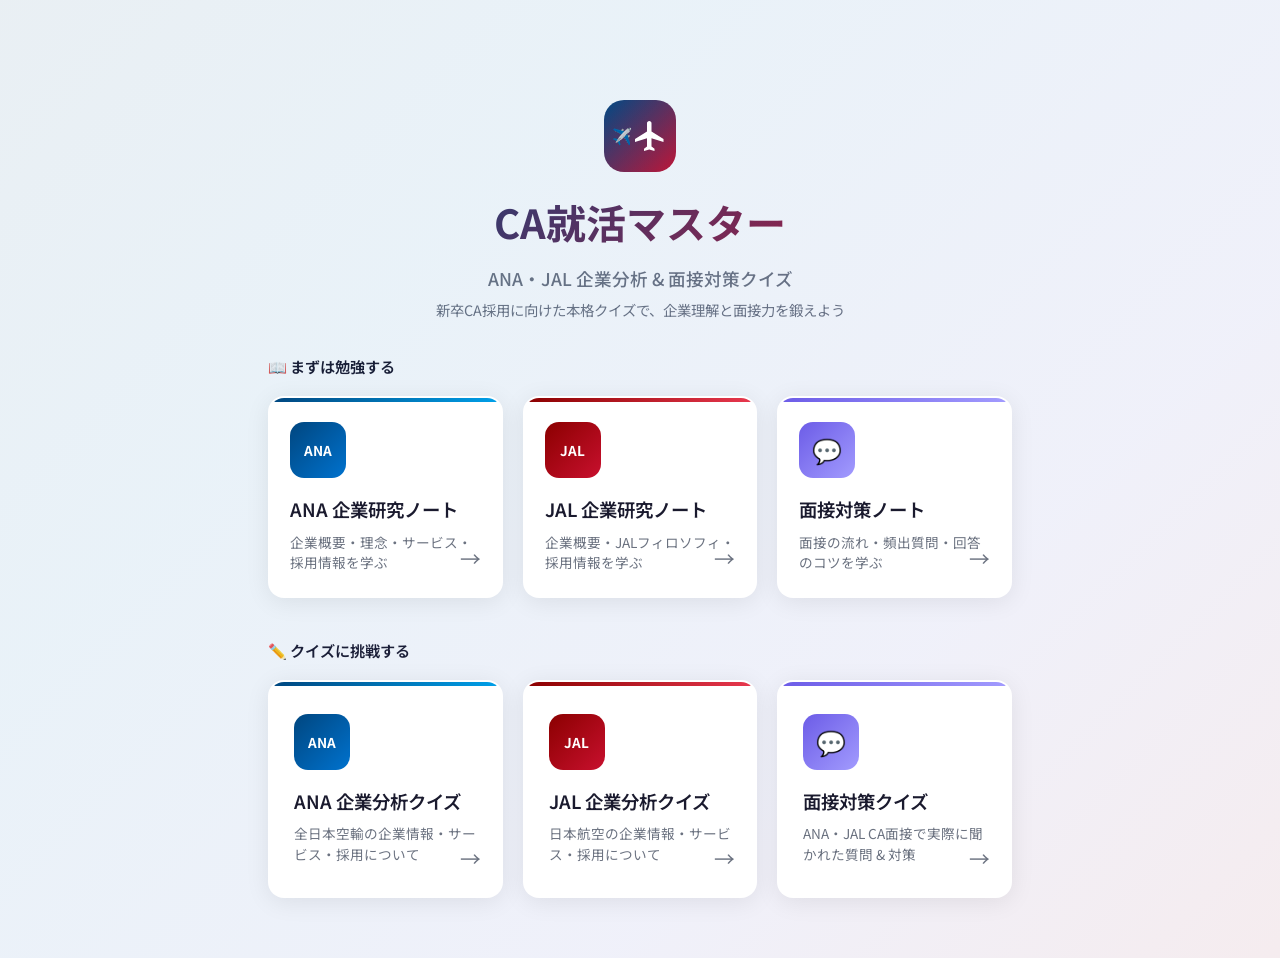
<file: index.html>
<!DOCTYPE html>
<html lang="ja">
<head>
  <meta charset="UTF-8">
  <meta name="viewport" content="width=device-width, initial-scale=1.0">
  <title>CA就活マスター — ANA・JAL 企業分析 & 面接対策クイズ</title>
  <link rel="preconnect" href="https://fonts.googleapis.com">
  <link rel="preconnect" href="https://fonts.gstatic.com" crossorigin>
  <link href="https://fonts.googleapis.com/css2?family=Noto+Sans+JP:wght@300;400;500;600;700&display=swap" rel="stylesheet">
  <link rel="stylesheet" href="style.css">
  <link rel="manifest" href="manifest.json">
  <meta name="theme-color" content="#00467F">
  <meta name="apple-mobile-web-app-capable" content="yes">
  <meta name="apple-mobile-web-app-status-bar-style" content="black-translucent">
  <meta name="apple-mobile-web-app-title" content="CA就活マスター">
  <link rel="apple-touch-icon" href="icon-192.png">
</head>
<body>
  <!-- ===== Scroll to Top Button ===== -->
  <button id="scroll-top-btn" class="scroll-top-btn" onclick="scrollToTop()" title="トップに戻る">
    ✈️
  </button>

  <!-- ===== Landing Page ===== -->
  <div id="landing" class="page active">
    <div class="hero">
      <div class="hero-bg"></div>
      <div class="hero-content">
        <div class="logo-icon">✈️</div>
        <h1>CA就活マスター</h1>
        <p class="subtitle">ANA・JAL 企業分析 & 面接対策クイズ</p>
        <p class="desc">新卒CA採用に向けた本格クイズで、企業理解と面接力を鍛えよう</p>

        <div class="section-label">📖 まずは勉強する</div>
        <div class="mode-cards study-cards">
          <div class="mode-card study-card ana-card" onclick="showStudy('ana')">
            <div class="airline-logo ana-logo">ANA</div>
            <h3>ANA 企業研究ノート</h3>
            <p>企業概要・理念・サービス・採用情報を学ぶ</p>
            <span class="card-arrow">→</span>
          </div>
          <div class="mode-card study-card jal-card" onclick="showStudy('jal')">
            <div class="airline-logo jal-logo">JAL</div>
            <h3>JAL 企業研究ノート</h3>
            <p>企業概要・JALフィロソフィ・採用情報を学ぶ</p>
            <span class="card-arrow">→</span>
          </div>
          <div class="mode-card study-card interview-card" onclick="showStudy('interview')">
            <div class="airline-logo interview-logo">💬</div>
            <h3>面接対策ノート</h3>
            <p>面接の流れ・頻出質問・回答のコツを学ぶ</p>
            <span class="card-arrow">→</span>
          </div>
        </div>

        <div class="section-label" style="margin-top:40px;">✏️ クイズに挑戦する</div>
        <div class="mode-cards">
          <div class="mode-card ana-card" onclick="startQuiz('ana')">
            <div class="airline-logo ana-logo">ANA</div>
            <h3>ANA 企業分析クイズ</h3>
            <p>全日本空輸の企業情報・サービス・採用について</p>
            <span class="card-arrow">→</span>
          </div>
          <div class="mode-card jal-card" onclick="startQuiz('jal')">
            <div class="airline-logo jal-logo">JAL</div>
            <h3>JAL 企業分析クイズ</h3>
            <p>日本航空の企業情報・サービス・採用について</p>
            <span class="card-arrow">→</span>
          </div>
          <div class="mode-card interview-card" onclick="startQuiz('interview')">
            <div class="airline-logo interview-logo">💬</div>
            <h3>面接対策クイズ</h3>
            <p>ANA・JAL CA面接で実際に聞かれた質問 & 対策</p>
            <span class="card-arrow">→</span>
          </div>
        </div>
      </div>
    </div>
  </div>

  <!-- ===== Study Page ===== -->
  <div id="study" class="page">
    <div class="container">
      <button class="back-btn" onclick="goBack('landing')">← トップに戻る</button>
      <div id="study-content" class="study-content"></div>
      <div class="study-actions">
        <button class="retry-btn" id="study-quiz-btn" onclick="startQuizFromStudy()">📝 このジャンルのクイズに挑戦 →</button>
        <button class="home-btn" onclick="goBack('landing')">← トップに戻る</button>
      </div>
    </div>
  </div>

  <!-- ===== Difficulty Select ===== -->
  <div id="difficulty" class="page">
    <div class="container">
      <button class="back-btn" onclick="goBack('landing')">← 戻る</button>
      <div class="difficulty-header">
        <div id="diff-icon" class="airline-logo"></div>
        <h2 id="diff-title"></h2>
      </div>
      <div class="difficulty-cards">
        <div class="diff-card beginner" onclick="selectDifficulty('beginner')">
          <div class="diff-badge">⭐</div>
          <h3>初級</h3>
          <p>基本的な企業情報・サービス知識</p>
          <span class="question-count">10問</span>
        </div>
        <div class="diff-card intermediate" onclick="selectDifficulty('intermediate')">
          <div class="diff-badge">⭐⭐</div>
          <h3>中級</h3>
          <p>より深い企業理解・業界知識</p>
          <span class="question-count">10問</span>
        </div>
        <div class="diff-card advanced" onclick="selectDifficulty('advanced')">
          <div class="diff-badge">⭐⭐⭐</div>
          <h3>上級</h3>
          <p>面接で差がつく専門知識</p>
          <span class="question-count">10問</span>
        </div>
      </div>
    </div>
  </div>

  <!-- ===== Quiz Page ===== -->
  <div id="quiz" class="page">
    <div class="container">
      <div class="quiz-header">
        <button class="back-btn" onclick="goBack('difficulty')">← 戻る</button>
        <div class="quiz-progress">
          <span id="q-current">1</span> / <span id="q-total">10</span>
        </div>
        <div class="progress-bar">
          <div id="progress-fill" class="progress-fill"></div>
        </div>
      </div>

      <div id="quiz-content" class="quiz-content">
        <div class="question-badge" id="q-badge"></div>
        <h2 id="q-text" class="question-text"></h2>

        <div id="choices" class="choices"></div>

        <div id="explanation" class="explanation hidden">
          <div id="exp-icon" class="exp-icon"></div>
          <p id="exp-text"></p>
          <p id="exp-source" class="exp-source"></p>
        </div>

        <button id="next-btn" class="next-btn hidden" onclick="nextQuestion()">
          次の問題 →
        </button>
      </div>
    </div>
  </div>

  <!-- ===== Result Page ===== -->
  <div id="result" class="page">
    <div class="container">
      <div class="result-card">
        <div id="result-icon" class="result-icon"></div>
        <h2 id="result-title"></h2>
        <div class="score-display">
          <span id="score-num" class="score-num"></span>
          <span class="score-label">/ 10 正解</span>
        </div>
        <div id="score-bar" class="score-bar">
          <div id="score-fill" class="score-fill"></div>
        </div>
        <p id="result-msg" class="result-msg"></p>

        <!-- Wrong answers summary -->
        <div id="wrong-summary" class="wrong-summary hidden">
          <h3 class="wrong-summary-title">❌ 間違えた問題まとめ</h3>
          <p class="wrong-summary-desc">復習して次は正解を目指そう！</p>
          <div id="wrong-list" class="wrong-list"></div>
        </div>

        <!-- Full review toggle -->
        <details class="review-details">
          <summary class="review-toggle">📋 全問の解答一覧を見る</summary>
          <div id="result-review" class="result-review"></div>
        </details>

        <div class="result-actions">
          <button class="retry-btn" onclick="retryQuiz()">もう一度チャレンジ</button>
          <button class="home-btn" onclick="goBack('landing')">トップに戻る</button>
        </div>
      </div>
    </div>
  </div>

  <script src="quiz-data.js"></script>
  <script src="study-data.js"></script>
  <script src="app.js"></script>
  <script>
    if ('serviceWorker' in navigator) {
      navigator.serviceWorker.register('/sw.js');
    }
  </script>
</body>
</html>
</file>
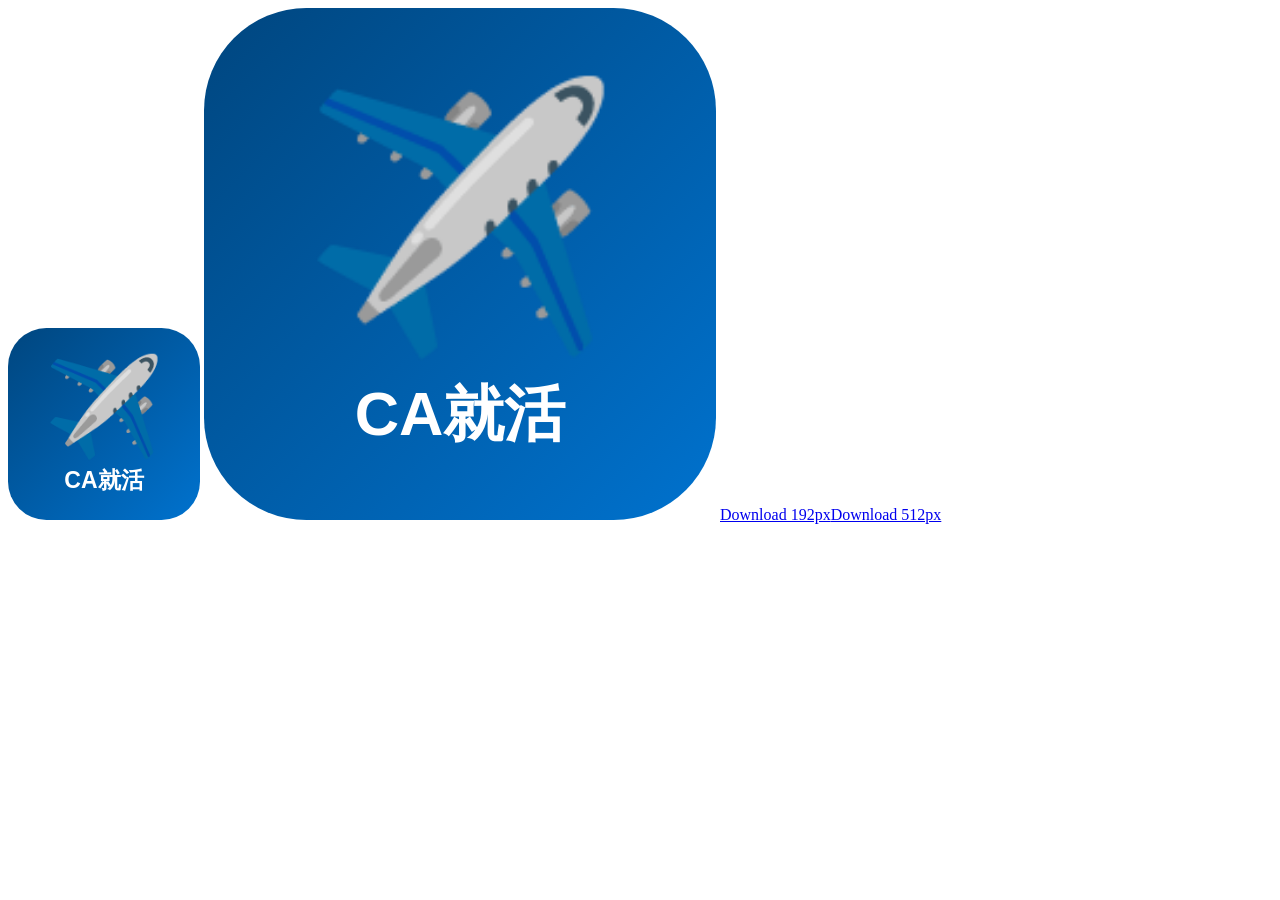
<file: generate-icons.html>
<!DOCTYPE html>
<html>
<body>
<canvas id="c192" width="192" height="192"></canvas>
<canvas id="c512" width="512" height="512"></canvas>
<script>
function draw(canvas) {
  const ctx = canvas.getContext('2d');
  const s = canvas.width;
  // Background gradient
  const grad = ctx.createLinearGradient(0, 0, s, s);
  grad.addColorStop(0, '#00467F');
  grad.addColorStop(1, '#0072CE');
  ctx.fillStyle = grad;
  ctx.beginPath();
  ctx.roundRect(0, 0, s, s, s * 0.2);
  ctx.fill();
  // Airplane emoji
  ctx.font = `${s * 0.5}px serif`;
  ctx.textAlign = 'center';
  ctx.textBaseline = 'middle';
  ctx.fillText('✈️', s/2, s * 0.45);
  // Text
  ctx.fillStyle = 'white';
  ctx.font = `bold ${s * 0.12}px sans-serif`;
  ctx.fillText('CA就活', s/2, s * 0.8);
}
draw(document.getElementById('c192'));
draw(document.getElementById('c512'));
// Convert to downloadable links
['c192','c512'].forEach(id => {
  const c = document.getElementById(id);
  const a = document.createElement('a');
  a.href = c.toDataURL('image/png');
  a.download = `icon-${c.width}.png`;
  a.textContent = `Download ${c.width}px`;
  document.body.appendChild(a);
  a.click();
});
</script>
</body>
</html>
</file>
<file: style.css>
/* ===== Reset & Base ===== */
*, *::before, *::after {
  margin: 0;
  padding: 0;
  box-sizing: border-box;
}

:root {
  --ana-blue: #00467F;
  --ana-light: #0072CE;
  --ana-accent: #00A0E9;
  --jal-red: #C8102E;
  --jal-dark: #8B0000;
  --jal-accent: #E8384F;
  --interview-purple: #6C5CE7;
  --interview-light: #A29BFE;
  --bg: #F8FAFB;
  --card-bg: #FFFFFF;
  --text: #1A1A2E;
  --text-sub: #6B7280;
  --correct: #10B981;
  --wrong: #EF4444;
  --border: #E5E7EB;
  --shadow: 0 4px 24px rgba(0,0,0,0.08);
  --shadow-hover: 0 8px 32px rgba(0,0,0,0.12);
  --radius: 16px;
  --radius-sm: 12px;
}

body {
  font-family: 'Noto Sans JP', sans-serif;
  background: var(--bg);
  color: var(--text);
  line-height: 1.7;
  -webkit-font-smoothing: antialiased;
  overflow-x: hidden;
}

/* ===== Page System ===== */
.page {
  display: none;
  min-height: 100vh;
  animation: fadeIn 0.4s ease;
}
.page.active {
  display: block;
}

@keyframes fadeIn {
  from { opacity: 0; transform: translateY(12px); }
  to { opacity: 1; transform: translateY(0); }
}

@keyframes slideUp {
  from { opacity: 0; transform: translateY(20px); }
  to { opacity: 1; transform: translateY(0); }
}

@keyframes pop {
  0% { transform: scale(0.8); opacity: 0; }
  60% { transform: scale(1.05); }
  100% { transform: scale(1); opacity: 1; }
}

@keyframes shake {
  0%, 100% { transform: translateX(0); }
  20%, 60% { transform: translateX(-6px); }
  40%, 80% { transform: translateX(6px); }
}

.container {
  max-width: 720px;
  margin: 0 auto;
  padding: 24px 20px;
}

/* ===== Scroll to Top Button ===== */
.scroll-top-btn {
  position: fixed;
  bottom: 24px;
  right: 24px;
  width: 52px;
  height: 52px;
  border-radius: 50%;
  background: linear-gradient(135deg, var(--ana-blue), var(--ana-accent));
  border: none;
  cursor: pointer;
  box-shadow: 0 4px 16px rgba(0,70,127,0.35);
  z-index: 1000;
  opacity: 0;
  transform: translateY(20px);
  transition: all 0.3s ease;
  pointer-events: none;
  display: flex;
  align-items: center;
  justify-content: center;
}

.scroll-top-btn.visible {
  opacity: 1;
  transform: translateY(0);
  pointer-events: all;
}

.scroll-top-btn:hover {
  transform: translateY(-3px);
  box-shadow: 0 6px 24px rgba(0,70,127,0.45);
}

.scroll-top-btn::before {
  content: '';
  display: block;
  width: 12px;
  height: 12px;
  border-top: 3px solid white;
  border-right: 3px solid white;
  transform: rotate(-45deg) translateY(3px);
}

/* ===== Hero / Landing ===== */
.hero {
  min-height: 100vh;
  display: flex;
  align-items: flex-start;
  justify-content: center;
  position: relative;
  overflow: hidden;
  padding-top: 60px;
}

.hero-bg {
  position: absolute;
  inset: 0;
  background: linear-gradient(135deg, #00467F 0%, #0072CE 30%, #6C5CE7 70%, #C8102E 100%);
  opacity: 0.06;
}

.hero-content {
  text-align: center;
  padding: 40px 20px 60px;
  max-width: 800px;
  width: 100%;
}

.logo-icon {
  width: 72px;
  height: 72px;
  margin: 0 auto 16px;
  background: linear-gradient(135deg, var(--ana-blue), var(--jal-red));
  border-radius: 20px;
  display: flex;
  align-items: center;
  justify-content: center;
  animation: pop 0.6s ease;
}

.logo-icon::after {
  content: '';
  display: block;
  width: 36px;
  height: 36px;
  background: white;
  -webkit-mask: url("data:image/svg+xml,%3Csvg xmlns='http://www.w3.org/2000/svg' viewBox='0 0 24 24'%3E%3Cpath d='M21 16v-2l-8-5V3.5c0-.83-.67-1.5-1.5-1.5S10 2.67 10 3.5V9l-8 5v2l8-2.5V19l-2 1.5V22l3.5-1 3.5 1v-1.5L13 19v-5.5l8 2.5z'/%3E%3C/svg%3E") center/contain no-repeat;
  mask: url("data:image/svg+xml,%3Csvg xmlns='http://www.w3.org/2000/svg' viewBox='0 0 24 24'%3E%3Cpath d='M21 16v-2l-8-5V3.5c0-.83-.67-1.5-1.5-1.5S10 2.67 10 3.5V9l-8 5v2l8-2.5V19l-2 1.5V22l3.5-1 3.5 1v-1.5L13 19v-5.5l8 2.5z'/%3E%3C/svg%3E") center/contain no-repeat;
}

.hero h1 {
  font-size: 2.5rem;
  font-weight: 700;
  background: linear-gradient(135deg, var(--ana-blue), var(--jal-red));
  -webkit-background-clip: text;
  -webkit-text-fill-color: transparent;
  background-clip: text;
  margin-bottom: 8px;
}

.subtitle {
  font-size: 1.1rem;
  color: var(--text-sub);
  font-weight: 500;
  margin-bottom: 4px;
}

.desc {
  font-size: 0.9rem;
  color: var(--text-sub);
  margin-bottom: 32px;
}

/* ===== Section Label ===== */
.section-label {
  font-size: 0.95rem;
  font-weight: 600;
  color: var(--text);
  margin-bottom: 16px;
  text-align: left;
  padding-left: 8px;
}

/* ===== Mode Cards ===== */
.mode-cards {
  display: grid;
  grid-template-columns: repeat(auto-fit, minmax(220px, 1fr));
  gap: 20px;
  padding: 0 8px;
}

.mode-card {
  background: var(--card-bg);
  border-radius: var(--radius);
  padding: 32px 24px;
  cursor: pointer;
  transition: all 0.3s ease;
  box-shadow: var(--shadow);
  border: 2px solid transparent;
  position: relative;
  overflow: hidden;
  text-align: left;
}

.mode-card::before {
  content: '';
  position: absolute;
  top: 0;
  left: 0;
  right: 0;
  height: 4px;
}

.ana-card::before { background: linear-gradient(90deg, var(--ana-blue), var(--ana-accent)); }
.jal-card::before { background: linear-gradient(90deg, var(--jal-dark), var(--jal-accent)); }
.interview-card::before { background: linear-gradient(90deg, var(--interview-purple), var(--interview-light)); }

.mode-card:hover {
  transform: translateY(-4px);
  box-shadow: var(--shadow-hover);
}
.ana-card:hover { border-color: var(--ana-accent); }
.jal-card:hover { border-color: var(--jal-accent); }
.interview-card:hover { border-color: var(--interview-light); }

/* Study card styling */
.study-card { padding: 24px 20px; }
.study-card h3 { font-size: 1rem; }
.study-card p { font-size: 0.8rem; }

.airline-logo {
  width: 56px;
  height: 56px;
  border-radius: 14px;
  display: flex;
  align-items: center;
  justify-content: center;
  font-weight: 700;
  font-size: 0.85rem;
  color: white;
  margin-bottom: 16px;
}

.ana-logo { background: linear-gradient(135deg, var(--ana-blue), var(--ana-light)); }
.jal-logo { background: linear-gradient(135deg, var(--jal-dark), var(--jal-red)); }
.interview-logo { background: linear-gradient(135deg, var(--interview-purple), var(--interview-light)); font-size: 1.5rem; }

.mode-card h3 {
  font-size: 1.15rem;
  font-weight: 600;
  margin-bottom: 6px;
}

.mode-card p {
  font-size: 0.85rem;
  color: var(--text-sub);
  line-height: 1.5;
}

.card-arrow {
  position: absolute;
  bottom: 20px;
  right: 20px;
  font-size: 1.3rem;
  color: var(--text-sub);
  transition: transform 0.3s;
}
.mode-card:hover .card-arrow {
  transform: translateX(4px);
}

/* ===== Back Button ===== */
.back-btn {
  background: none;
  border: none;
  color: var(--text-sub);
  font-size: 0.95rem;
  cursor: pointer;
  padding: 8px 0;
  font-family: inherit;
  transition: color 0.2s;
}
.back-btn:hover {
  color: var(--text);
}

/* ===== Difficulty Page ===== */
.difficulty-header {
  text-align: center;
  margin: 24px 0 40px;
}
.difficulty-header .airline-logo {
  margin: 0 auto 12px;
}
.difficulty-header h2 {
  font-size: 1.5rem;
  font-weight: 600;
}

.difficulty-cards {
  display: grid;
  gap: 16px;
}

.diff-card {
  background: var(--card-bg);
  border-radius: var(--radius);
  padding: 28px 24px;
  cursor: pointer;
  transition: all 0.3s ease;
  box-shadow: var(--shadow);
  border: 2px solid transparent;
  display: flex;
  align-items: center;
  gap: 20px;
  position: relative;
}

.diff-card:hover {
  transform: translateY(-2px);
  box-shadow: var(--shadow-hover);
  border-color: var(--ana-accent);
}

.diff-badge {
  font-size: 1.2rem;
  flex-shrink: 0;
  width: 48px;
  text-align: center;
}

.diff-card h3 {
  font-size: 1.1rem;
  font-weight: 600;
  margin-bottom: 2px;
}

.diff-card p {
  font-size: 0.85rem;
  color: var(--text-sub);
}

.question-count {
  position: absolute;
  right: 24px;
  top: 50%;
  transform: translateY(-50%);
  background: var(--bg);
  padding: 4px 12px;
  border-radius: 20px;
  font-size: 0.8rem;
  color: var(--text-sub);
  font-weight: 500;
}

/* ===== Quiz Page ===== */
.quiz-header {
  margin-bottom: 32px;
}

.quiz-progress {
  text-align: center;
  font-size: 0.9rem;
  color: var(--text-sub);
  margin: 16px 0 8px;
  font-weight: 500;
}
#q-current { font-weight: 700; color: var(--text); font-size: 1.1rem; }

.progress-bar {
  height: 6px;
  background: var(--border);
  border-radius: 3px;
  overflow: hidden;
}
.progress-fill {
  height: 100%;
  background: linear-gradient(90deg, var(--ana-blue), var(--ana-accent));
  border-radius: 3px;
  transition: width 0.4s ease;
  width: 10%;
}

.quiz-content {
  background: var(--card-bg);
  border-radius: var(--radius);
  padding: 36px 28px;
  box-shadow: var(--shadow);
  animation: slideUp 0.4s ease;
}

.question-badge {
  display: inline-block;
  padding: 4px 14px;
  border-radius: 20px;
  font-size: 0.75rem;
  font-weight: 600;
  margin-bottom: 16px;
  color: white;
}
.question-badge.ana { background: var(--ana-blue); }
.question-badge.jal { background: var(--jal-red); }
.question-badge.interview { background: var(--interview-purple); }

.question-text {
  font-size: 1.15rem;
  font-weight: 600;
  line-height: 1.8;
  margin-bottom: 28px;
}

/* ===== Choices ===== */
.choices {
  display: grid;
  gap: 12px;
}

.choice-btn {
  width: 100%;
  text-align: left;
  padding: 16px 20px;
  border: 2px solid var(--border);
  border-radius: var(--radius-sm);
  background: var(--card-bg);
  font-size: 0.95rem;
  font-family: inherit;
  cursor: pointer;
  transition: all 0.2s ease;
  line-height: 1.6;
  display: flex;
  align-items: flex-start;
  gap: 12px;
}

.choice-label {
  flex-shrink: 0;
  width: 28px;
  height: 28px;
  border-radius: 8px;
  background: var(--bg);
  display: flex;
  align-items: center;
  justify-content: center;
  font-weight: 600;
  font-size: 0.85rem;
  color: var(--text-sub);
  transition: all 0.2s;
}

.choice-btn:hover:not(.answered) {
  border-color: var(--ana-accent);
  background: #F0F9FF;
}
.choice-btn:hover:not(.answered) .choice-label {
  background: var(--ana-accent);
  color: white;
}

.choice-btn.correct {
  border-color: var(--correct);
  background: #ECFDF5;
  animation: pop 0.3s ease;
}
.choice-btn.correct .choice-label {
  background: var(--correct);
  color: white;
}

.choice-btn.wrong {
  border-color: var(--wrong);
  background: #FEF2F2;
  animation: shake 0.4s ease;
}
.choice-btn.wrong .choice-label {
  background: var(--wrong);
  color: white;
}

.choice-btn.answered {
  cursor: default;
  opacity: 0.7;
}
.choice-btn.correct.answered,
.choice-btn.wrong.answered {
  opacity: 1;
}

/* ===== Explanation ===== */
.explanation {
  margin-top: 24px;
  padding: 20px;
  border-radius: var(--radius-sm);
  background: #F0F9FF;
  border-left: 4px solid var(--ana-accent);
  animation: slideUp 0.3s ease;
}
.explanation.wrong-exp {
  background: #FFF7ED;
  border-left-color: #F59E0B;
}

.exp-icon {
  font-size: 1.2rem;
  margin-bottom: 8px;
}

.explanation p {
  font-size: 0.9rem;
  line-height: 1.7;
}

.exp-source {
  margin-top: 8px;
  font-size: 0.8rem;
  color: var(--text-sub);
  font-style: italic;
}
.exp-source a {
  color: var(--ana-light);
  text-decoration: none;
}
.exp-source a:hover {
  text-decoration: underline;
}

.hidden {
  display: none !important;
}

/* ===== Next Button ===== */
.next-btn {
  display: block;
  width: 100%;
  margin-top: 24px;
  padding: 16px;
  border: none;
  border-radius: var(--radius-sm);
  background: linear-gradient(135deg, var(--ana-blue), var(--ana-accent));
  color: white;
  font-size: 1rem;
  font-weight: 600;
  font-family: inherit;
  cursor: pointer;
  transition: all 0.3s;
}
.next-btn:hover {
  transform: translateY(-1px);
  box-shadow: 0 4px 16px rgba(0,114,206,0.3);
}

/* ===== Result Page ===== */
.result-card {
  background: var(--card-bg);
  border-radius: var(--radius);
  padding: 48px 32px;
  box-shadow: var(--shadow);
  text-align: center;
  margin-top: 40px;
  animation: pop 0.5s ease;
}

.result-icon {
  font-size: 64px;
  margin-bottom: 16px;
}

.result-card h2 {
  font-size: 1.5rem;
  font-weight: 700;
  margin-bottom: 24px;
}

.score-display {
  display: flex;
  align-items: baseline;
  justify-content: center;
  gap: 8px;
  margin-bottom: 16px;
}

.score-num {
  font-size: 3.5rem;
  font-weight: 700;
  background: linear-gradient(135deg, var(--ana-blue), var(--ana-accent));
  -webkit-background-clip: text;
  -webkit-text-fill-color: transparent;
  background-clip: text;
}

.score-label {
  font-size: 1.1rem;
  color: var(--text-sub);
}

.score-bar {
  height: 8px;
  background: var(--border);
  border-radius: 4px;
  overflow: hidden;
  margin-bottom: 24px;
  max-width: 300px;
  margin-left: auto;
  margin-right: auto;
}

.score-fill {
  height: 100%;
  border-radius: 4px;
  transition: width 1s ease;
  width: 0%;
}

.result-msg {
  font-size: 0.95rem;
  color: var(--text-sub);
  line-height: 1.7;
  margin-bottom: 32px;
}

/* ===== Wrong Answers Summary ===== */
.wrong-summary {
  text-align: left;
  margin-bottom: 24px;
  padding: 24px;
  background: #FFF7ED;
  border-radius: var(--radius);
  border: 1px solid #FED7AA;
}

.wrong-summary-title {
  font-size: 1.1rem;
  font-weight: 700;
  margin-bottom: 4px;
  color: var(--text);
}

.wrong-summary-desc {
  font-size: 0.85rem;
  color: var(--text-sub);
  margin-bottom: 20px;
}

.wrong-card {
  background: white;
  border-radius: var(--radius-sm);
  padding: 20px;
  margin-bottom: 12px;
  border: 1px solid #FED7AA;
}

.wrong-card-header {
  margin-bottom: 8px;
}

.wrong-num {
  font-weight: 600;
  font-size: 0.9rem;
}

.wrong-question {
  font-weight: 600;
  font-size: 0.95rem;
  line-height: 1.6;
  margin-bottom: 12px;
}

.wrong-answers {
  margin-bottom: 12px;
}

.wrong-your {
  color: var(--wrong);
  font-size: 0.85rem;
  margin-bottom: 4px;
  text-decoration: line-through;
  opacity: 0.7;
}

.wrong-correct {
  color: var(--correct);
  font-size: 0.9rem;
  font-weight: 600;
}

.wrong-label {
  font-weight: 500;
  margin-right: 4px;
}

.wrong-explanation {
  font-size: 0.85rem;
  line-height: 1.6;
  color: var(--text-sub);
  padding: 12px;
  background: #F8FAFB;
  border-radius: 8px;
  margin-bottom: 8px;
}

.wrong-source {
  font-size: 0.8rem;
  color: var(--text-sub);
}
.wrong-source a {
  color: var(--ana-light);
  text-decoration: none;
}
.wrong-source a:hover {
  text-decoration: underline;
}

/* ===== Review Toggle ===== */
.review-details {
  text-align: left;
  margin-bottom: 24px;
}

.review-toggle {
  font-size: 0.9rem;
  font-weight: 600;
  color: var(--text-sub);
  cursor: pointer;
  padding: 12px 0;
  list-style: none;
  user-select: none;
}
.review-toggle::-webkit-details-marker { display: none; }
.review-toggle::before {
  content: '▶ ';
  font-size: 0.7rem;
  transition: transform 0.2s;
  display: inline-block;
}
.review-details[open] .review-toggle::before {
  transform: rotate(90deg);
}

/* ===== Result Review ===== */
.result-review {
  text-align: left;
  margin-top: 12px;
}

.review-item {
  padding: 14px 16px;
  border-radius: var(--radius-sm);
  margin-bottom: 8px;
  font-size: 0.85rem;
  line-height: 1.6;
  display: flex;
  align-items: flex-start;
  gap: 10px;
}

.review-item.review-correct {
  background: #ECFDF5;
}
.review-item.review-wrong {
  background: #FEF2F2;
}

.review-icon {
  flex-shrink: 0;
  font-size: 1rem;
}

.review-text {
  flex: 1;
}

.review-q {
  font-weight: 500;
  margin-bottom: 2px;
}

.review-a {
  color: var(--text-sub);
  font-size: 0.8rem;
}

/* ===== Result Actions ===== */
.result-actions {
  display: flex;
  gap: 12px;
  justify-content: center;
  flex-wrap: wrap;
}

.retry-btn, .home-btn {
  padding: 14px 32px;
  border-radius: var(--radius-sm);
  font-size: 0.95rem;
  font-weight: 600;
  font-family: inherit;
  cursor: pointer;
  transition: all 0.3s;
  border: none;
}

.retry-btn {
  background: linear-gradient(135deg, var(--ana-blue), var(--ana-accent));
  color: white;
}
.retry-btn:hover {
  transform: translateY(-1px);
  box-shadow: 0 4px 16px rgba(0,114,206,0.3);
}

.home-btn {
  background: var(--bg);
  color: var(--text);
  border: 2px solid var(--border);
}
.home-btn:hover {
  border-color: var(--ana-accent);
}

/* ===== Study Page ===== */
.study-content {
  margin: 16px 0;
}

.study-header {
  text-align: center;
  padding: 32px 0 24px;
}

.study-header h2 {
  font-size: 1.5rem;
  font-weight: 700;
  margin-bottom: 4px;
}

.study-subtitle {
  font-size: 0.9rem;
  color: var(--text-sub);
}

.study-section {
  background: var(--card-bg);
  border-radius: var(--radius);
  padding: 28px 24px;
  margin-bottom: 20px;
  box-shadow: var(--shadow);
}

.study-section h3 {
  font-size: 1.15rem;
  font-weight: 700;
  margin-bottom: 16px;
  padding-bottom: 8px;
  border-bottom: 2px solid var(--border);
}

.study-section h4 {
  font-size: 0.95rem;
  font-weight: 600;
  margin: 16px 0 8px;
}

.study-table {
  width: 100%;
  border-collapse: collapse;
  font-size: 0.85rem;
}

.study-table th {
  text-align: left;
  padding: 10px 12px;
  background: #F1F5F9;
  font-weight: 600;
  white-space: nowrap;
  width: 120px;
  border-bottom: 1px solid var(--border);
}

.study-table td {
  padding: 10px 12px;
  border-bottom: 1px solid var(--border);
}

.compare-table th {
  text-align: center;
}
.ana-th { background: #EBF5FF !important; color: var(--ana-blue); }
.jal-th { background: #FFF1F2 !important; color: var(--jal-dark); }
.compare-table td { text-align: center; }

.study-highlight {
  border-radius: var(--radius-sm);
  padding: 20px;
  background: #F0F9FF;
  border-left: 4px solid var(--ana-accent);
}

.jal-highlight {
  background: #FFF7F7;
  border-left-color: var(--jal-red);
}

.highlight-item {
  margin-bottom: 14px;
}
.highlight-item:last-child { margin-bottom: 0; }
.highlight-item strong { font-size: 0.85rem; color: var(--text-sub); }
.highlight-item p { font-size: 0.9rem; margin-top: 2px; }

.study-list {
  list-style: none;
  padding: 0;
}
.study-list li {
  padding: 8px 0;
  border-bottom: 1px solid var(--border);
  font-size: 0.9rem;
  line-height: 1.6;
}
.study-list li:last-child { border-bottom: none; }

.study-tip {
  margin-top: 16px;
  padding: 12px 16px;
  background: #FFFBEB;
  border-radius: 8px;
  font-size: 0.85rem;
  border: 1px solid #FDE68A;
}

.study-source {
  margin-top: 12px;
  font-size: 0.8rem;
  color: var(--text-sub);
}
.study-source a {
  color: var(--ana-light);
  text-decoration: none;
}
.study-source a:hover { text-decoration: underline; }

.study-note {
  padding: 16px;
  background: #F8FAFB;
  border-radius: 8px;
  border-left: 3px solid var(--ana-accent);
  font-size: 0.9rem;
  line-height: 1.7;
  margin-bottom: 12px;
}

/* Flow */
.study-flow {
  text-align: center;
  margin: 16px 0;
}
.flow-step {
  display: inline-flex;
  align-items: center;
  gap: 8px;
  background: var(--card-bg);
  border: 2px solid var(--border);
  border-radius: 40px;
  padding: 10px 20px;
  font-size: 0.9rem;
  font-weight: 500;
}
.flow-num {
  width: 24px;
  height: 24px;
  border-radius: 50%;
  background: var(--ana-accent);
  color: white;
  font-size: 0.75rem;
  font-weight: 700;
  display: flex;
  align-items: center;
  justify-content: center;
}
.flow-arrow {
  font-size: 1.2rem;
  color: var(--text-sub);
  margin: 4px 0;
}

/* Timeline */
.study-timeline {
  position: relative;
  padding-left: 24px;
  margin: 16px 0;
}
.study-timeline::before {
  content: '';
  position: absolute;
  left: 8px;
  top: 0;
  bottom: 0;
  width: 2px;
  background: var(--jal-red);
}
.timeline-item {
  position: relative;
  padding: 8px 0 8px 16px;
  font-size: 0.9rem;
}
.timeline-item::before {
  content: '';
  position: absolute;
  left: -20px;
  top: 14px;
  width: 10px;
  height: 10px;
  border-radius: 50%;
  background: var(--jal-red);
}
.timeline-year {
  font-weight: 700;
  color: var(--jal-red);
  margin-right: 8px;
}

/* Philosophy cards */
.philosophy-cards {
  display: grid;
  gap: 8px;
}
.phil-card {
  padding: 14px;
  background: #FFF7F7;
  border-radius: 8px;
  border: 1px solid #FECACA;
  font-size: 0.85rem;
}
.phil-card strong { display: block; margin-bottom: 4px; }
.phil-card p { color: var(--text-sub); font-size: 0.8rem; }

/* Checklist */
.study-checklist {
  display: grid;
  gap: 12px;
}
.check-item {
  display: flex;
  gap: 12px;
  align-items: flex-start;
}
.check-icon {
  flex-shrink: 0;
  width: 32px;
  height: 32px;
  border-radius: 50%;
  background: linear-gradient(135deg, var(--interview-purple), var(--interview-light));
  color: white;
  font-weight: 700;
  font-size: 0.8rem;
  display: flex;
  align-items: center;
  justify-content: center;
}
.check-item strong { font-size: 0.9rem; }
.check-item p { font-size: 0.85rem; color: var(--text-sub); margin-top: 2px; }

/* Ranked list */
.study-ranked-list {
  padding-left: 20px;
  counter-reset: none;
}
.study-ranked-list li {
  padding: 8px 0;
  border-bottom: 1px solid var(--border);
  font-size: 0.9rem;
  line-height: 1.6;
}
.study-ranked-list li:last-child { border-bottom: none; }

/* NG list */
.study-ng-list {
  display: grid;
  gap: 8px;
}
.ng-item {
  padding: 10px 14px;
  background: #FEF2F2;
  border-radius: 8px;
  font-size: 0.85rem;
  border: 1px solid #FECACA;
}

/* Study actions */
.study-actions {
  display: flex;
  gap: 12px;
  justify-content: center;
  flex-wrap: wrap;
  margin: 32px 0;
}

/* ===== Responsive ===== */
@media (max-width: 640px) {
  .hero { padding-top: 32px; }
  .hero h1 { font-size: 1.8rem; }
  .mode-cards { grid-template-columns: 1fr; }
  .quiz-content { padding: 24px 18px; }
  .result-card { padding: 32px 20px; }
  .score-num { font-size: 2.8rem; }
  .question-count { position: static; margin-top: 8px; display: inline-block; }
  .diff-card { flex-wrap: wrap; }
  .study-table th { width: auto; }
  .wrong-card { padding: 16px; }
  .scroll-top-btn { bottom: 16px; right: 16px; width: 46px; height: 46px; }
}
</file>
